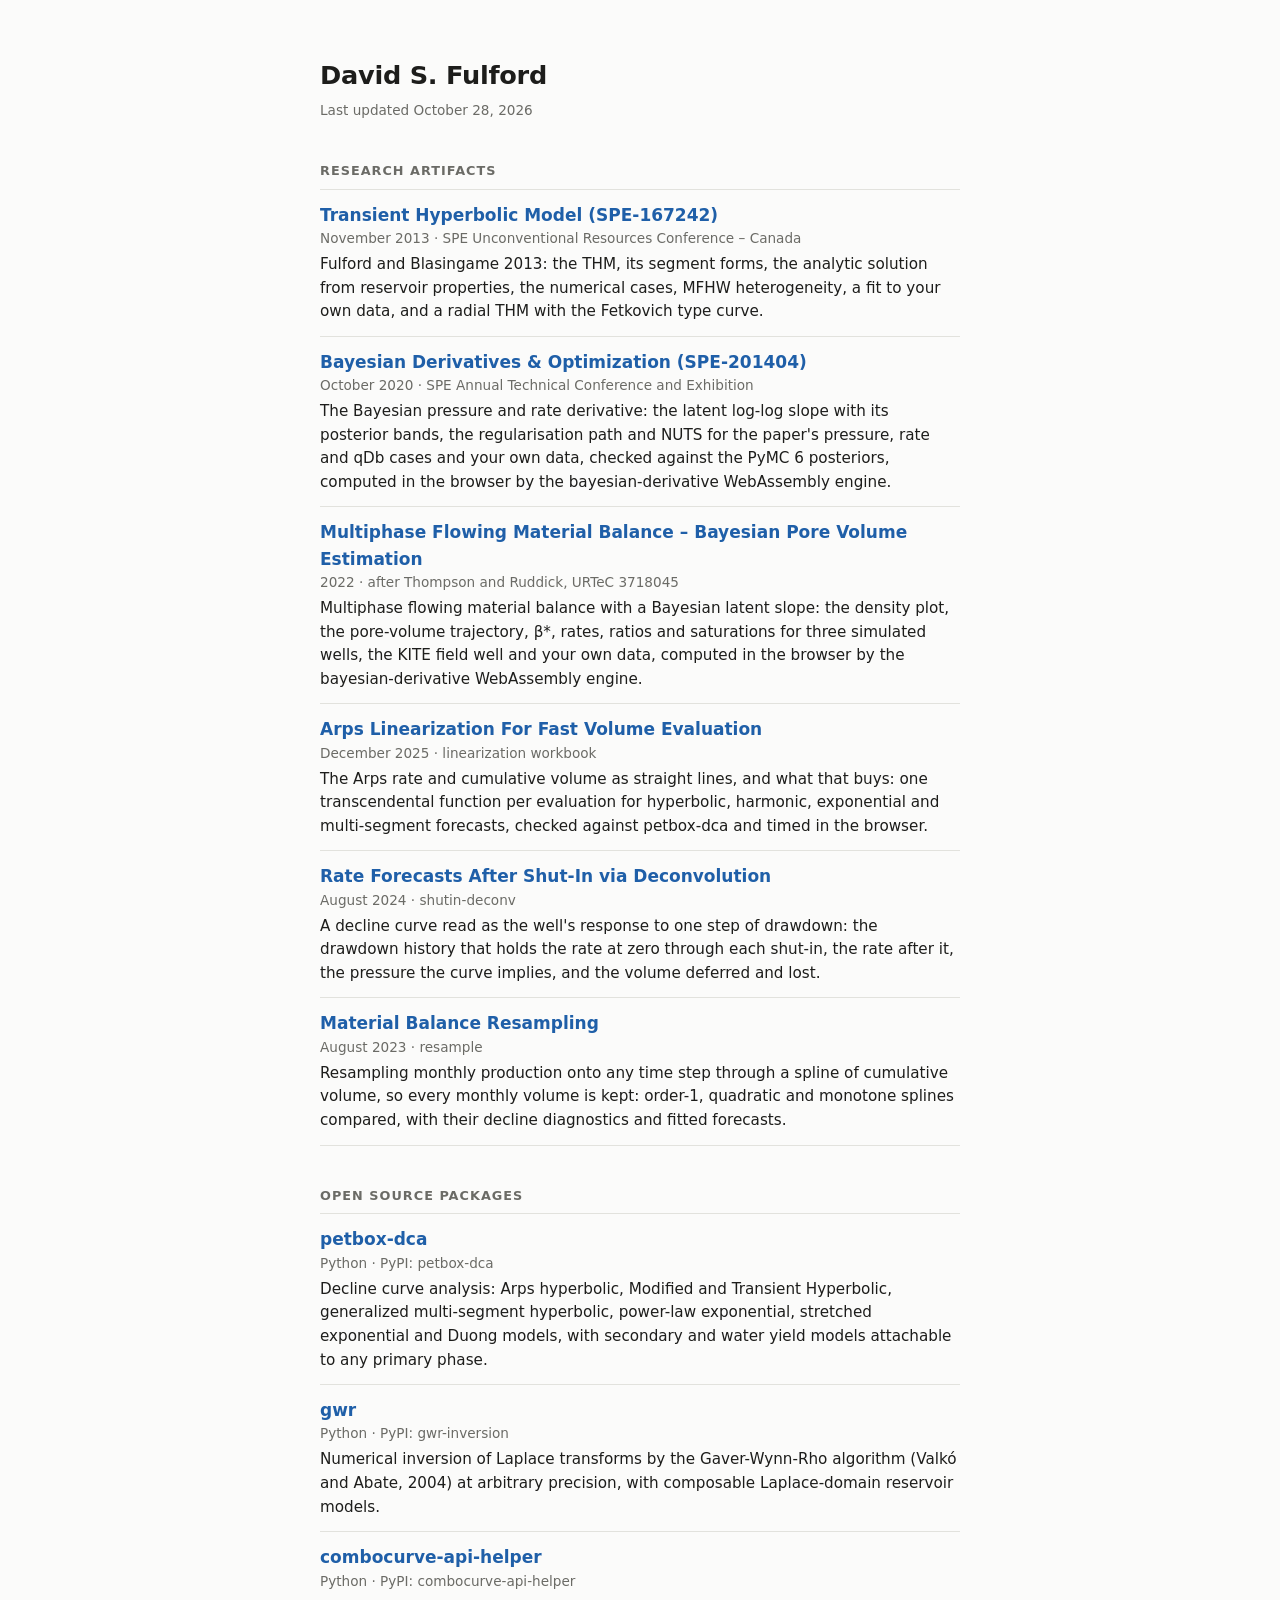
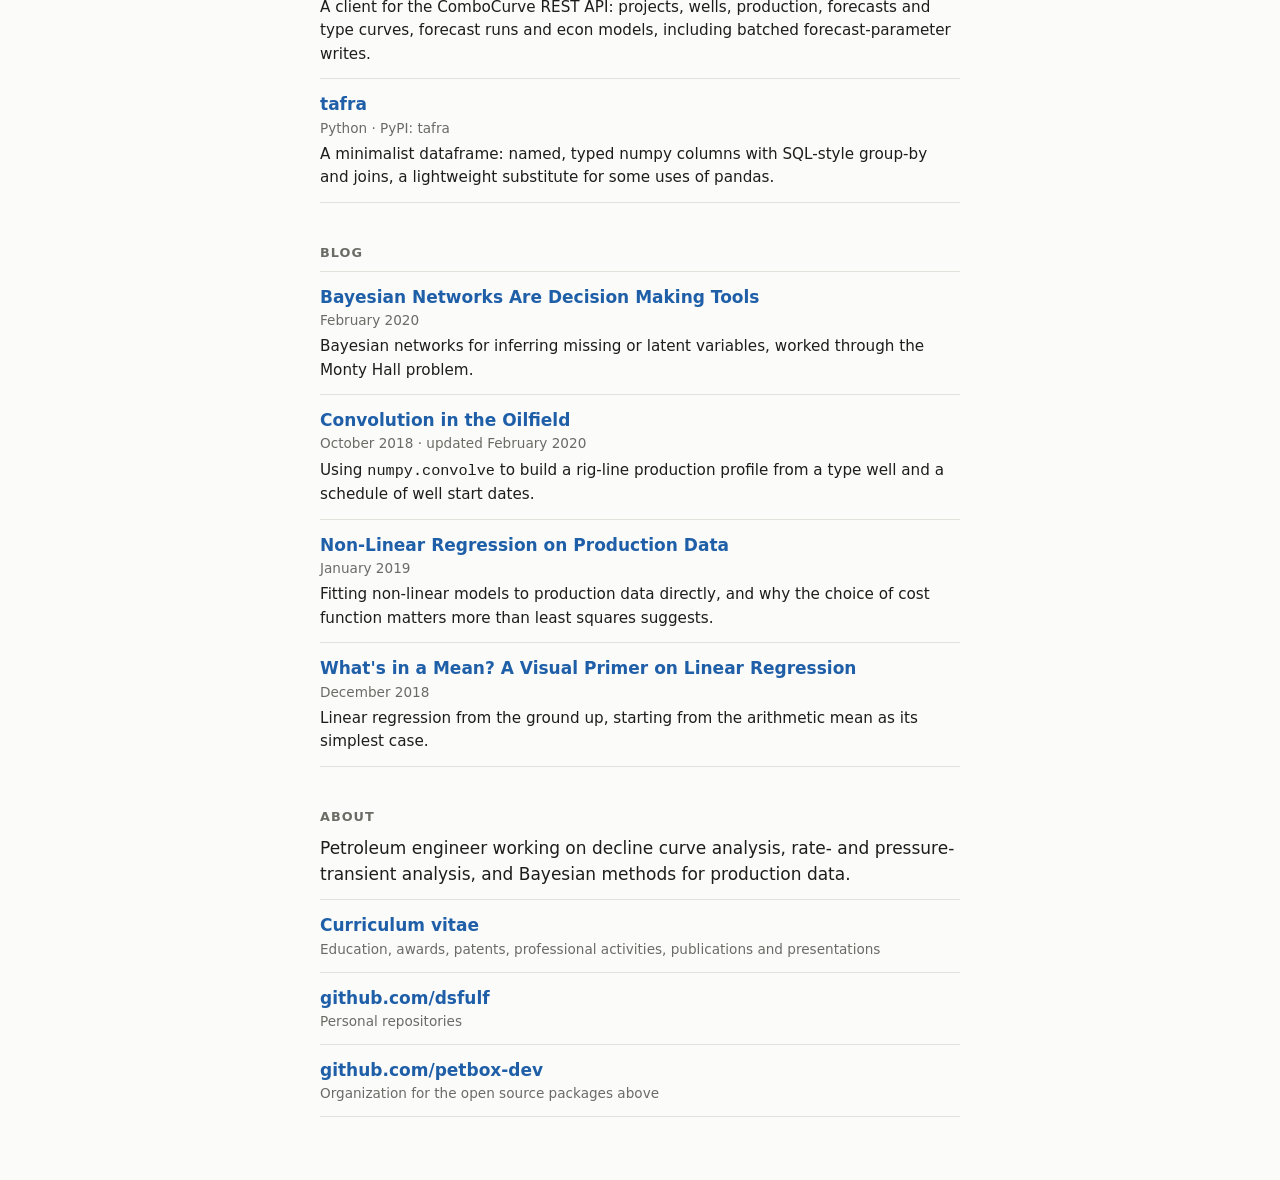
<file: index.html>
<!doctype html>
<html lang="en">
<head>
<meta charset="utf-8">
<meta name="viewport" content="width=device-width, initial-scale=1">
<title>David S. Fulford</title>
<meta name="description" content="Research artifacts and blog posts by David S. Fulford.">
<link rel="stylesheet" href="style.css">
</head>
<body>
<main>
  <h1>David S. Fulford</h1>
  <p class="updated">Last updated <time datetime="2026-10-28">October 28, 2026</time></p>

  <h2><a href="/research-artifacts/">Research artifacts</a></h2>
  <ul>
    <li>
      <a class="title" href="/research-artifacts/spe-167242.html">Transient Hyperbolic Model (SPE-167242)</a>
      <span class="date">November 2013 · SPE Unconventional Resources Conference – Canada</span>
      <p class="desc">Fulford and Blasingame 2013: the THM, its segment forms, the analytic solution from reservoir
        properties, the numerical cases, MFHW heterogeneity, a fit to your own data, and a radial THM with the
        Fetkovich type curve.</p>
    </li>
    <li>
      <a class="title" href="/research-artifacts/spe-201404.html">Bayesian Derivatives &amp; Optimization (SPE-201404)</a>
      <span class="date">October 2020 · SPE Annual Technical Conference and Exhibition</span>
      <p class="desc">The Bayesian pressure and rate derivative: the latent log-log slope with its posterior bands,
        the regularisation path and NUTS for the paper's pressure, rate and qDb cases and your own data, checked
        against the PyMC 6 posteriors, computed in the browser by the bayesian-derivative WebAssembly engine.</p>
    </li>
    <li>
      <a class="title" href="/research-artifacts/mfmb-latent-slope.html">Multiphase Flowing Material Balance – Bayesian Pore Volume Estimation</a>
      <span class="date">2022 · after Thompson and Ruddick, URTeC 3718045</span>
      <p class="desc">Multiphase flowing material balance with a Bayesian latent slope: the density plot, the
        pore-volume trajectory, β*, rates, ratios and saturations for three simulated wells, the KITE field well and
        your own data, computed in the browser by the bayesian-derivative WebAssembly engine.</p>
    </li>
    <li>
      <a class="title" href="/research-artifacts/arps-linearization.html">Arps Linearization For Fast Volume Evaluation</a>
      <span class="date">December 2025 · linearization workbook</span>
      <p class="desc">The Arps rate and cumulative volume as straight lines, and what that buys: one transcendental
        function per evaluation for hyperbolic, harmonic, exponential and multi-segment forecasts, checked against
        petbox-dca and timed in the browser.</p>
    </li>
    <li>
      <a class="title" href="/research-artifacts/shutin-deconv.html">Rate Forecasts After Shut-In via Deconvolution</a>
      <span class="date">August 2024 · shutin-deconv</span>
      <p class="desc">A decline curve read as the well's response to one step of drawdown: the drawdown history that
        holds the rate at zero through each shut-in, the rate after it, the pressure the curve implies, and the volume
        deferred and lost.</p>
    </li>
    <li>
      <a class="title" href="/research-artifacts/resample.html">Material Balance Resampling</a>
      <span class="date">August 2023 · resample</span>
      <p class="desc">Resampling monthly production onto any time step through a spline of cumulative volume, so every
        monthly volume is kept: order-1, quadratic and monotone splines compared, with their decline diagnostics and
        fitted forecasts.</p>
    </li>
  </ul>

  <h2>Open source packages</h2>
  <ul>
    <li>
      <a class="title" href="https://github.com/petbox-dev/dca">petbox-dca</a>
      <span class="date">Python · PyPI: petbox-dca</span>
      <p class="desc">Decline curve analysis: Arps hyperbolic, Modified and Transient Hyperbolic, generalized
        multi-segment hyperbolic, power-law exponential, stretched exponential and Duong models, with secondary and
        water yield models attachable to any primary phase.</p>
    </li>
    <li>
      <a class="title" href="https://github.com/petbox-dev/gwr">gwr</a>
      <span class="date">Python · PyPI: gwr-inversion</span>
      <p class="desc">Numerical inversion of Laplace transforms by the Gaver-Wynn-Rho algorithm (Valkó and Abate,
        2004) at arbitrary precision, with composable Laplace-domain reservoir models.</p>
    </li>
    <li>
      <a class="title" href="https://github.com/petbox-dev/combocurve-api-helper">combocurve-api-helper</a>
      <span class="date">Python · PyPI: combocurve-api-helper</span>
      <p class="desc">A client for the ComboCurve REST API: projects, wells, production, forecasts and type curves,
        forecast runs and econ models, including batched forecast-parameter writes.</p>
    </li>
    <li>
      <a class="title" href="https://github.com/petbox-dev/tafra">tafra</a>
      <span class="date">Python · PyPI: tafra</span>
      <p class="desc">A minimalist dataframe: named, typed numpy columns with SQL-style group-by and joins, a
        lightweight substitute for some uses of pandas.</p>
    </li>
  </ul>

  <h2>Blog</h2>
  <ul>
    <li>
      <a class="title" href="/blog/bn_montyhall/bn_montyhall.html">Bayesian Networks Are Decision Making Tools</a>
      <span class="date">February 2020</span>
      <p class="desc">Bayesian networks for inferring missing or latent variables, worked through the Monty Hall
        problem.</p>
    </li>
    <li>
      <a class="title" href="/blog/conv/conv.html">Convolution in the Oilfield</a>
      <span class="date">October 2018 · updated February 2020</span>
      <p class="desc">Using <code>numpy.convolve</code> to build a rig-line production profile from a type well
        and a schedule of well start dates.</p>
    </li>
    <li>
      <a class="title" href="/blog/nonlin_reg/nonlin_reg.html">Non-Linear Regression on Production Data</a>
      <span class="date">January 2019</span>
      <p class="desc">Fitting non-linear models to production data directly, and why the choice of cost function
        matters more than least squares suggests.</p>
    </li>
    <li>
      <a class="title" href="/blog/lin_reg/lin_reg.html">What's in a Mean? A Visual Primer on Linear Regression</a>
      <span class="date">December 2018</span>
      <p class="desc">Linear regression from the ground up, starting from the arithmetic mean as its simplest
        case.</p>
    </li>
  </ul>

  <h2>About</h2>
  <div class="about">
    <p>Petroleum engineer working on decline curve analysis, rate- and pressure-transient analysis, and Bayesian
      methods for production data.</p>
    <ul>
      <li><a class="title" href="/cv.html">Curriculum vitae</a>
        <span class="date">Education, awards, patents, professional activities, publications and presentations</span></li>
      <li><a class="title" href="https://github.com/dsfulf">github.com/dsfulf</a>
        <span class="date">Personal repositories</span></li>
      <li><a class="title" href="https://github.com/petbox-dev">github.com/petbox-dev</a>
        <span class="date">Organization for the open source packages above</span></li>
    </ul>
  </div>
</main>
</body>
</html>
</file>
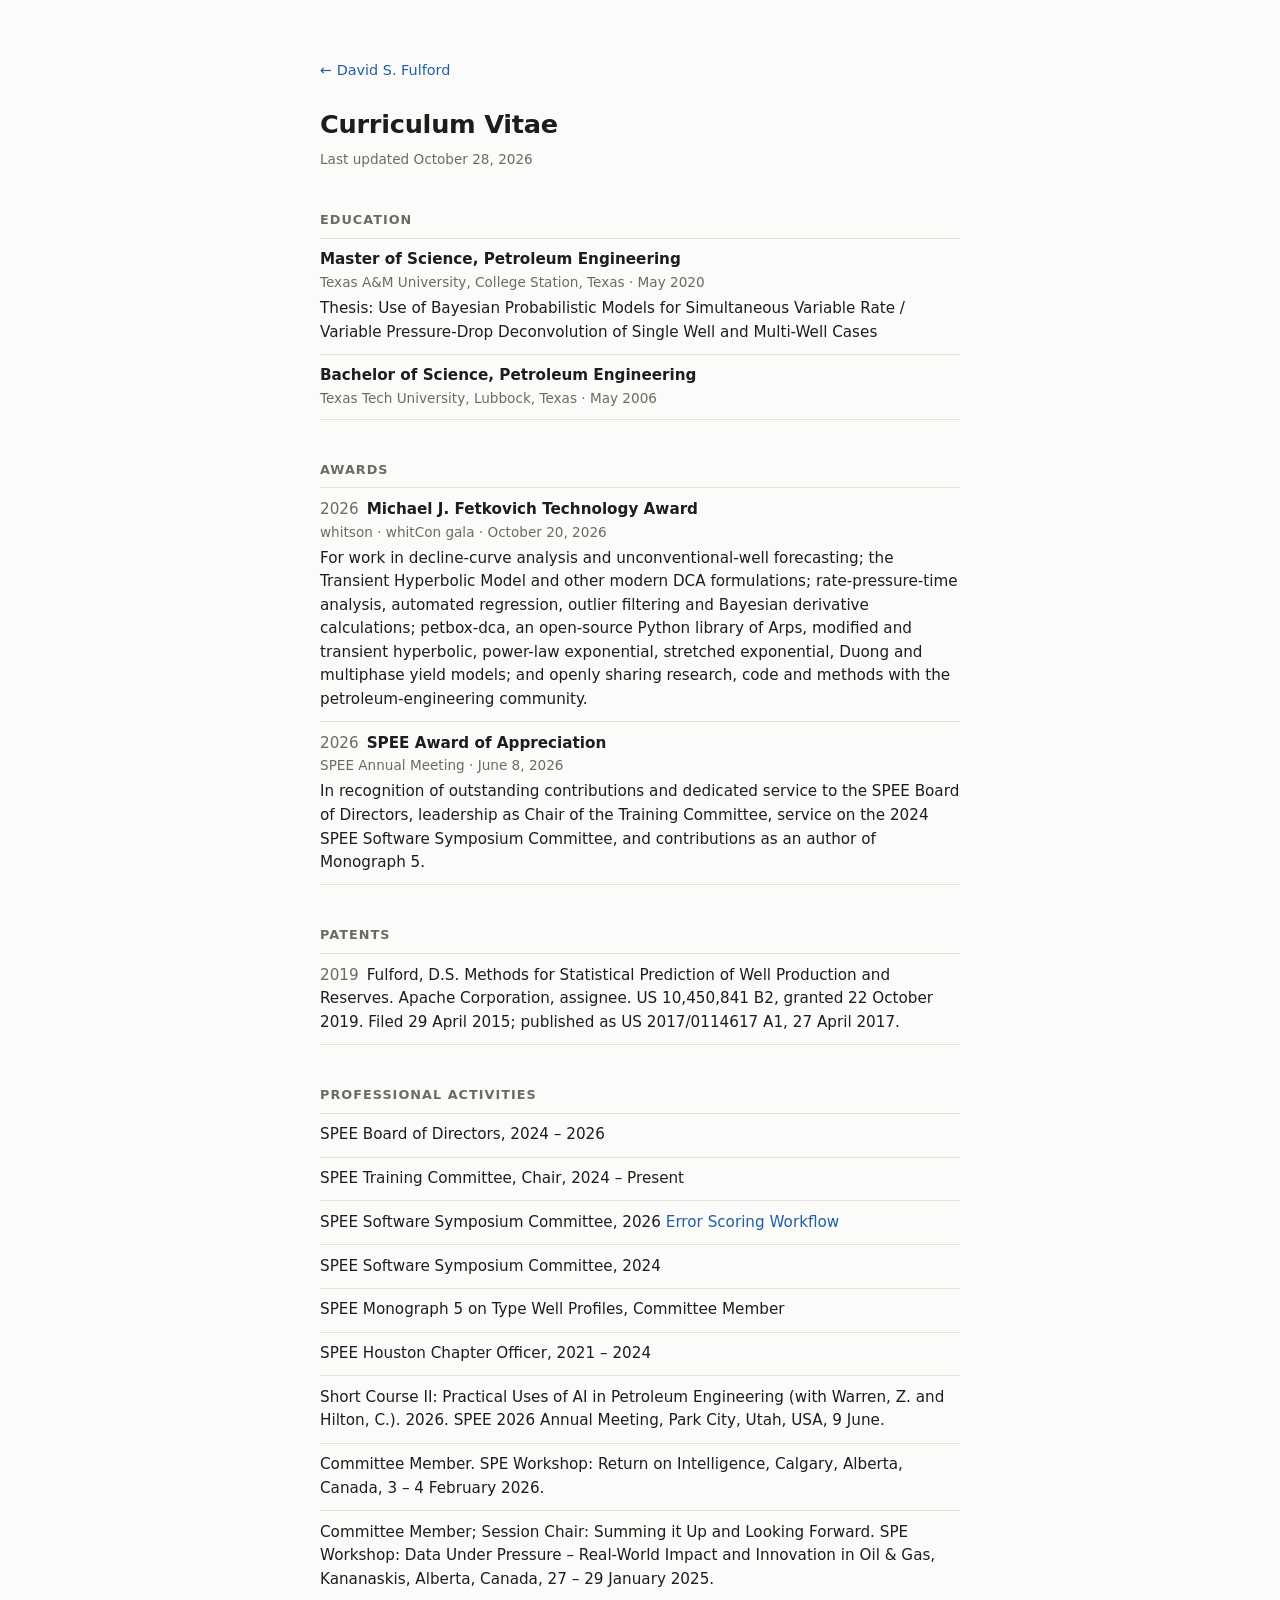
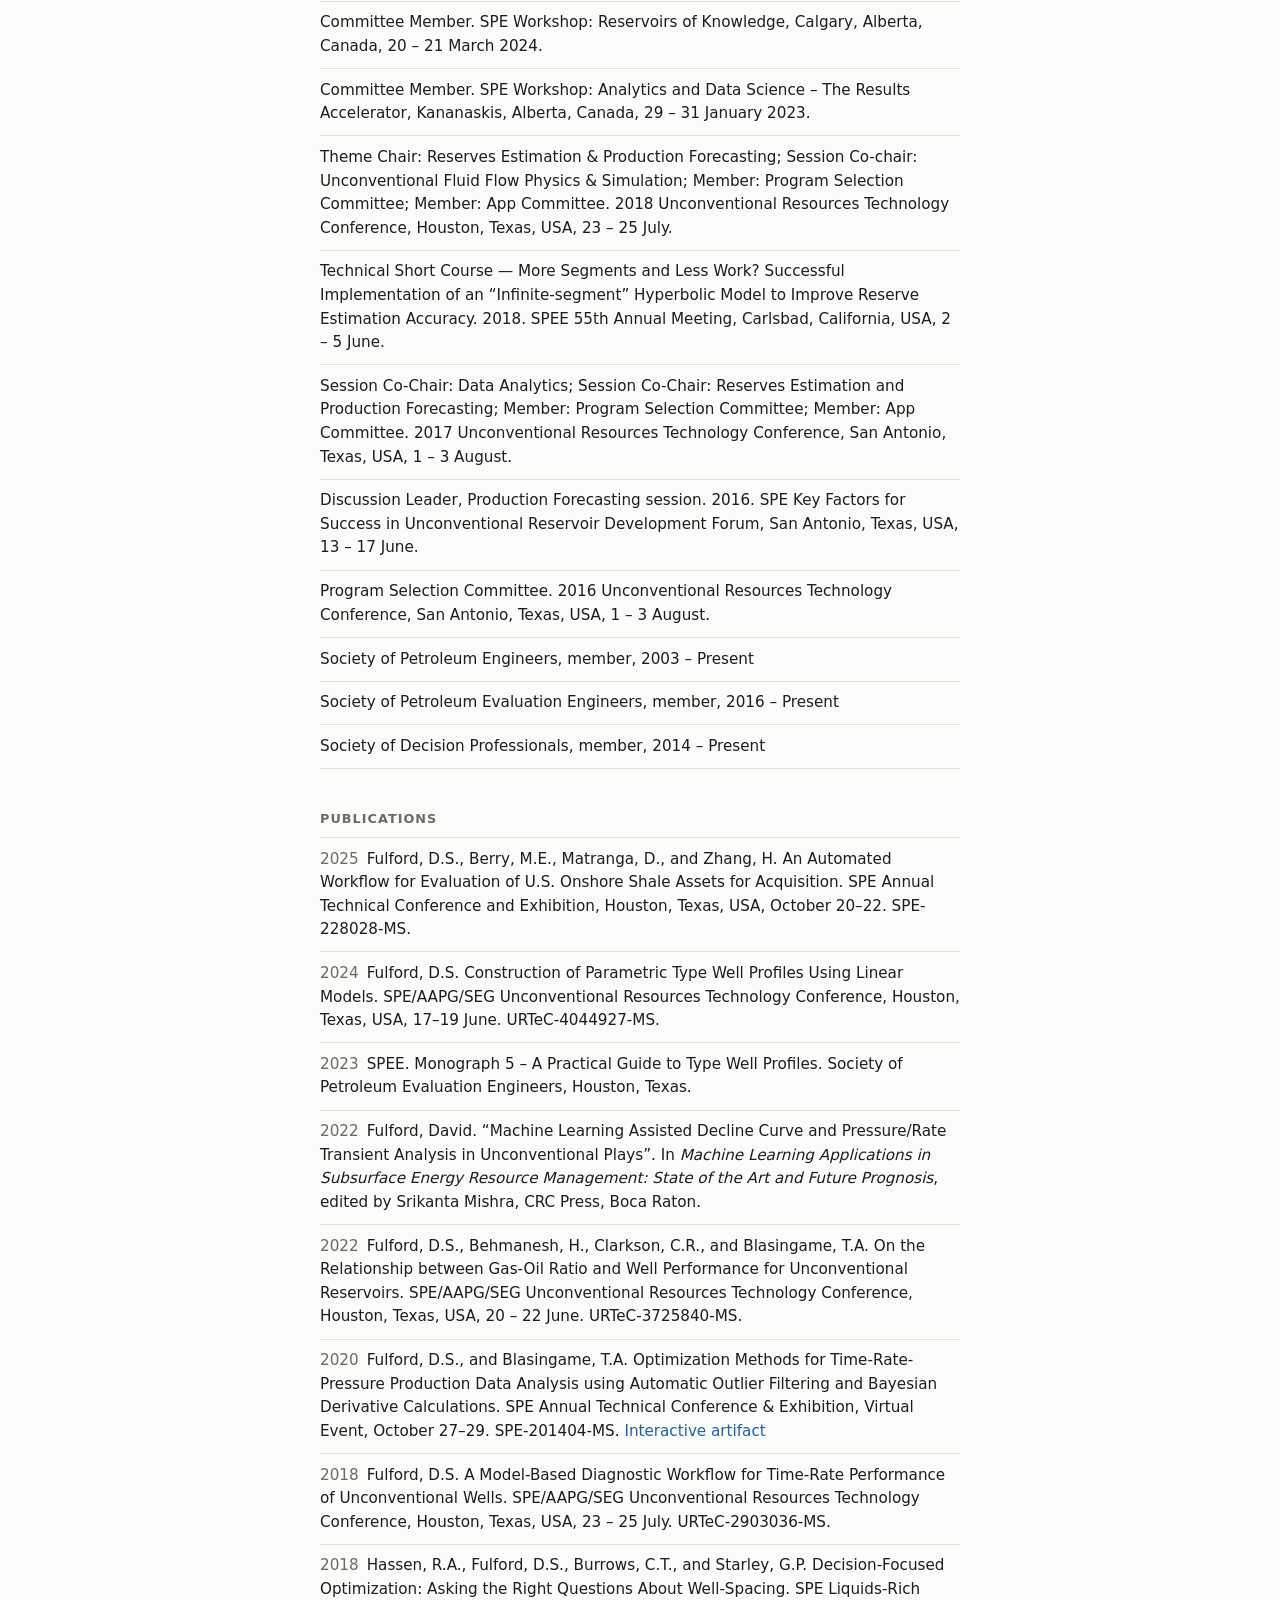
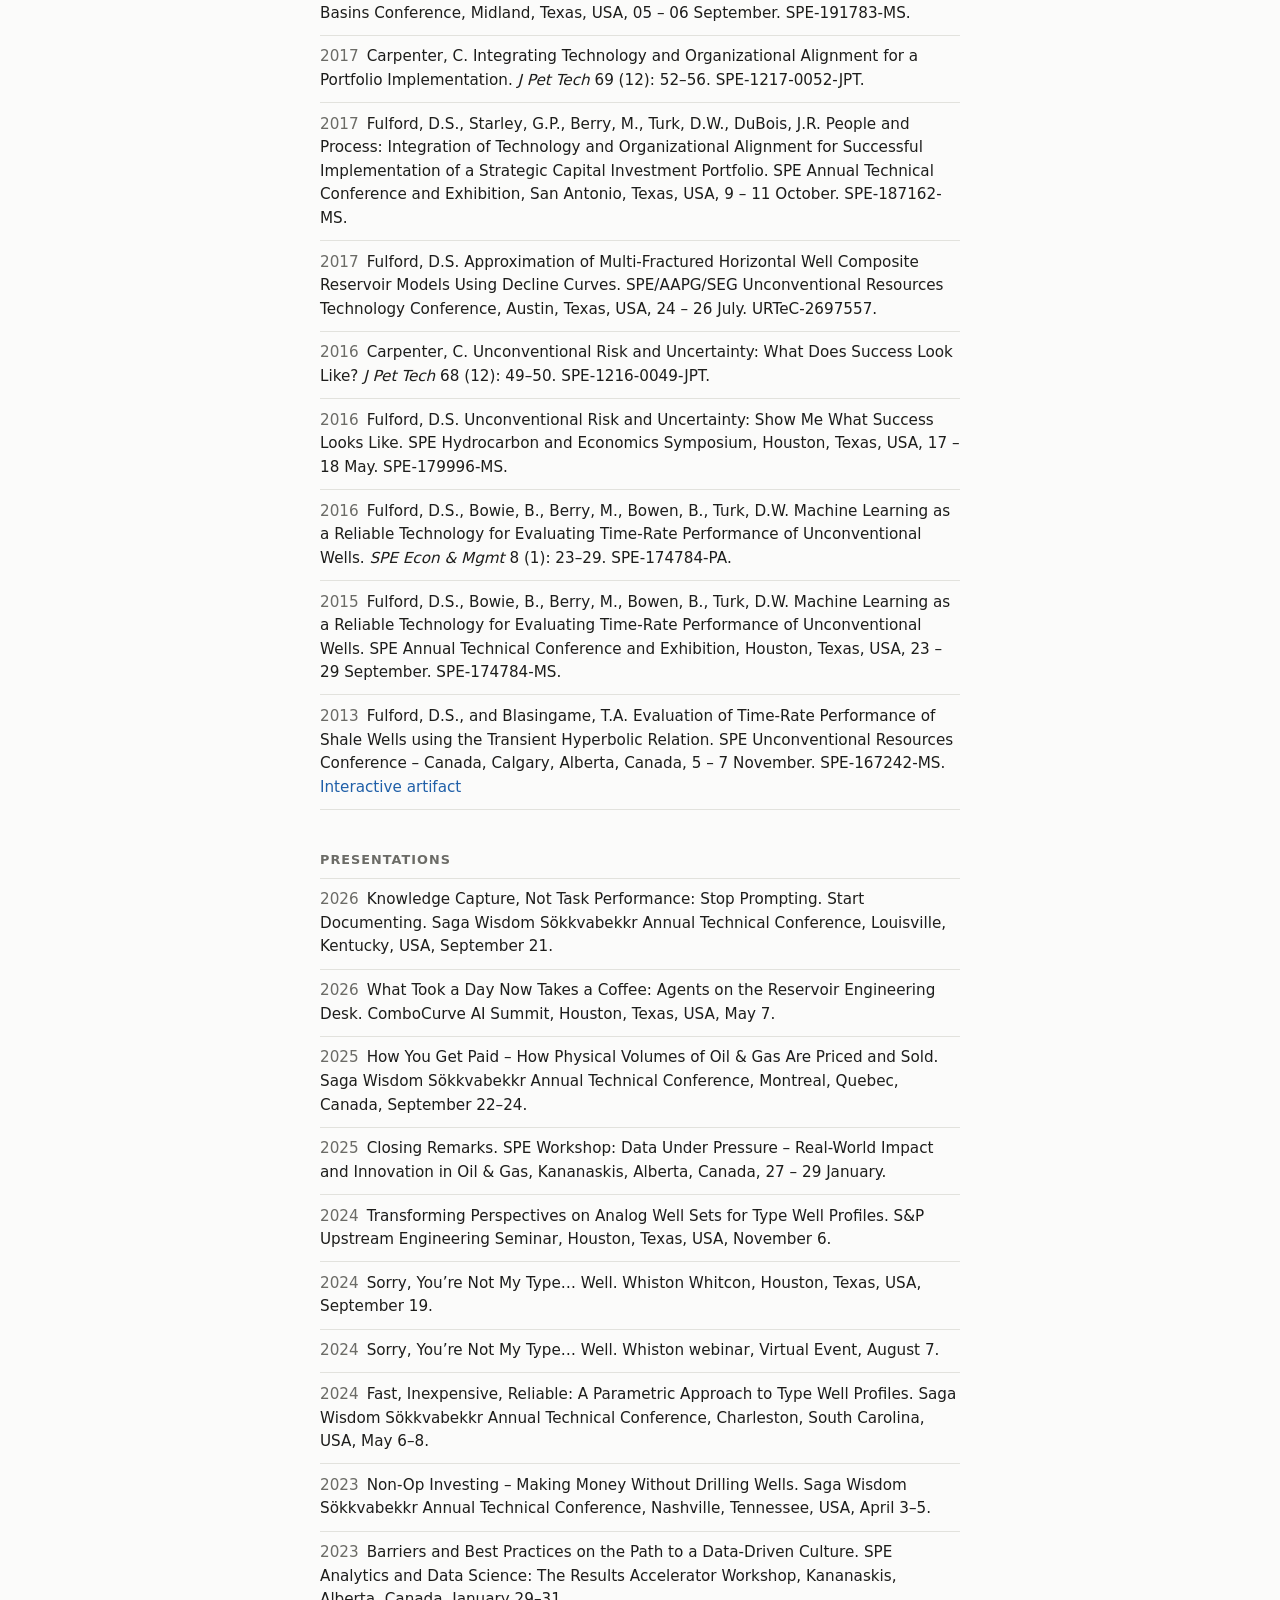
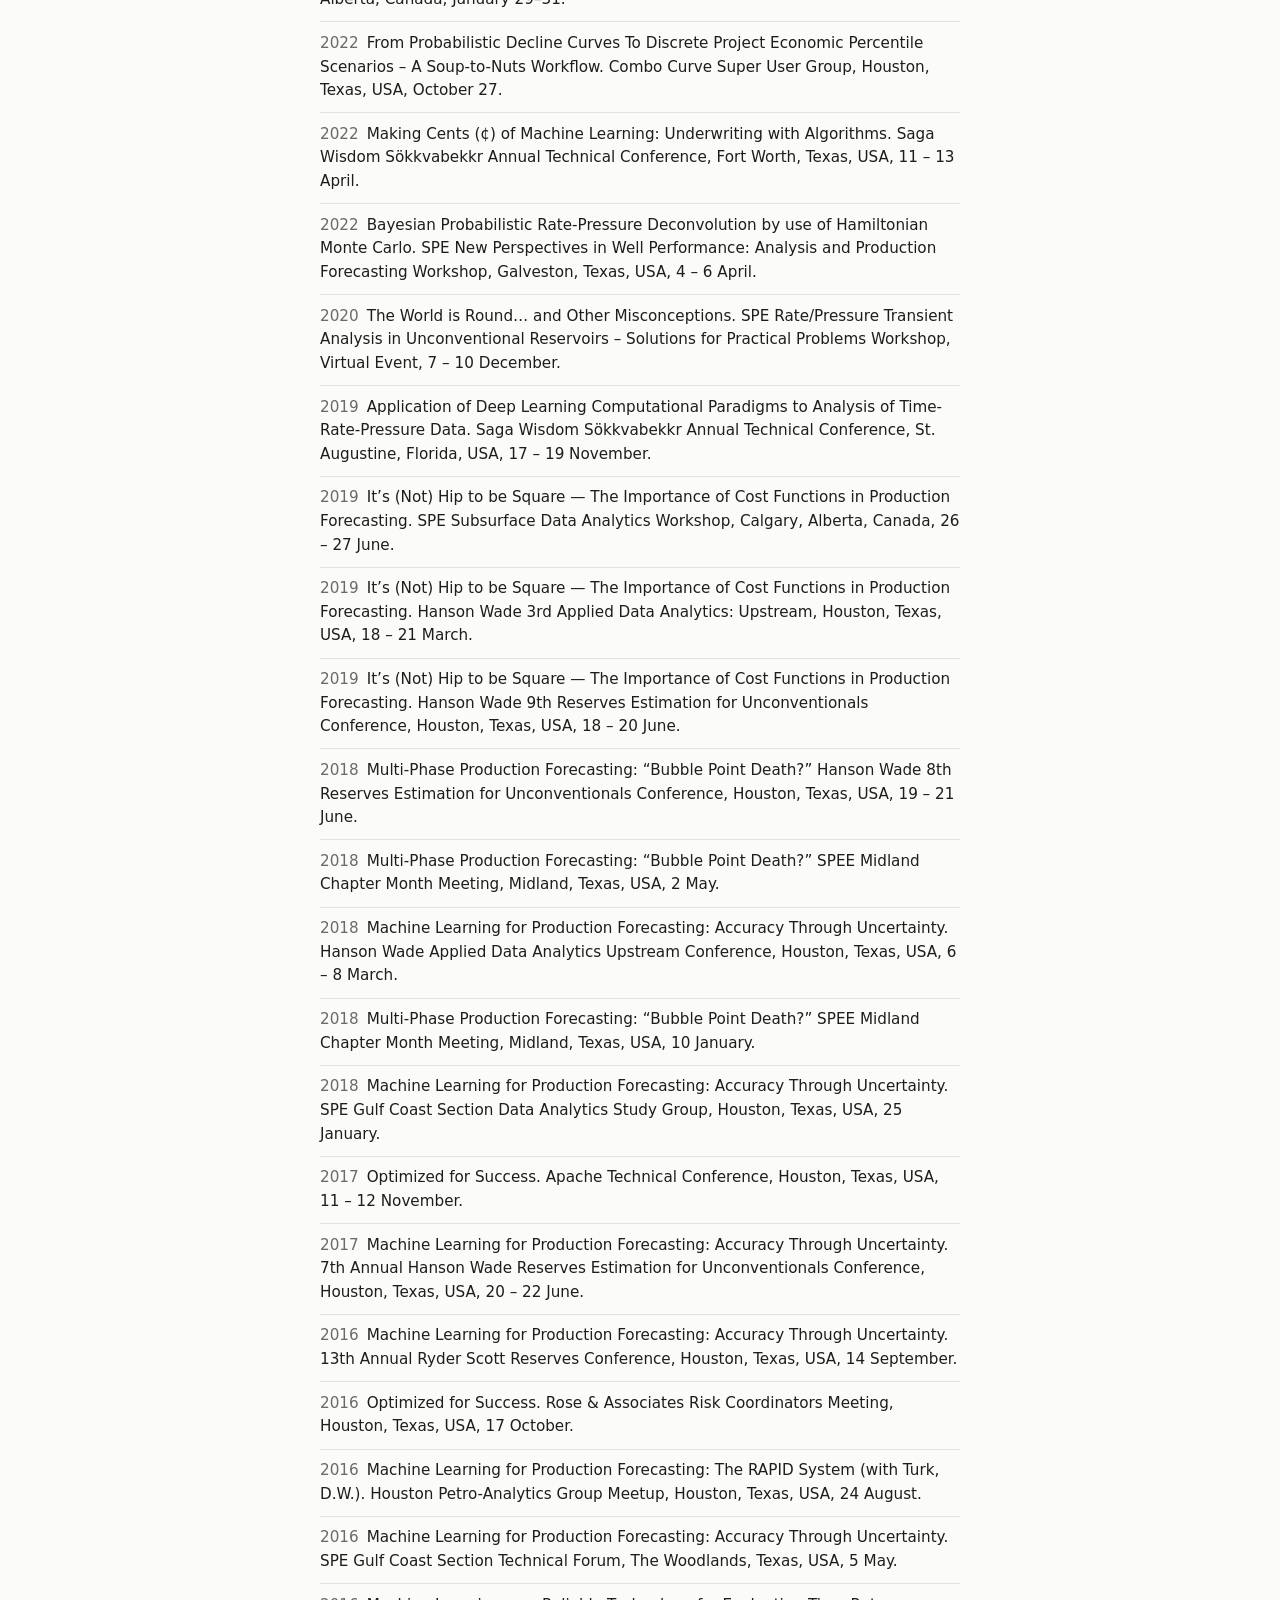
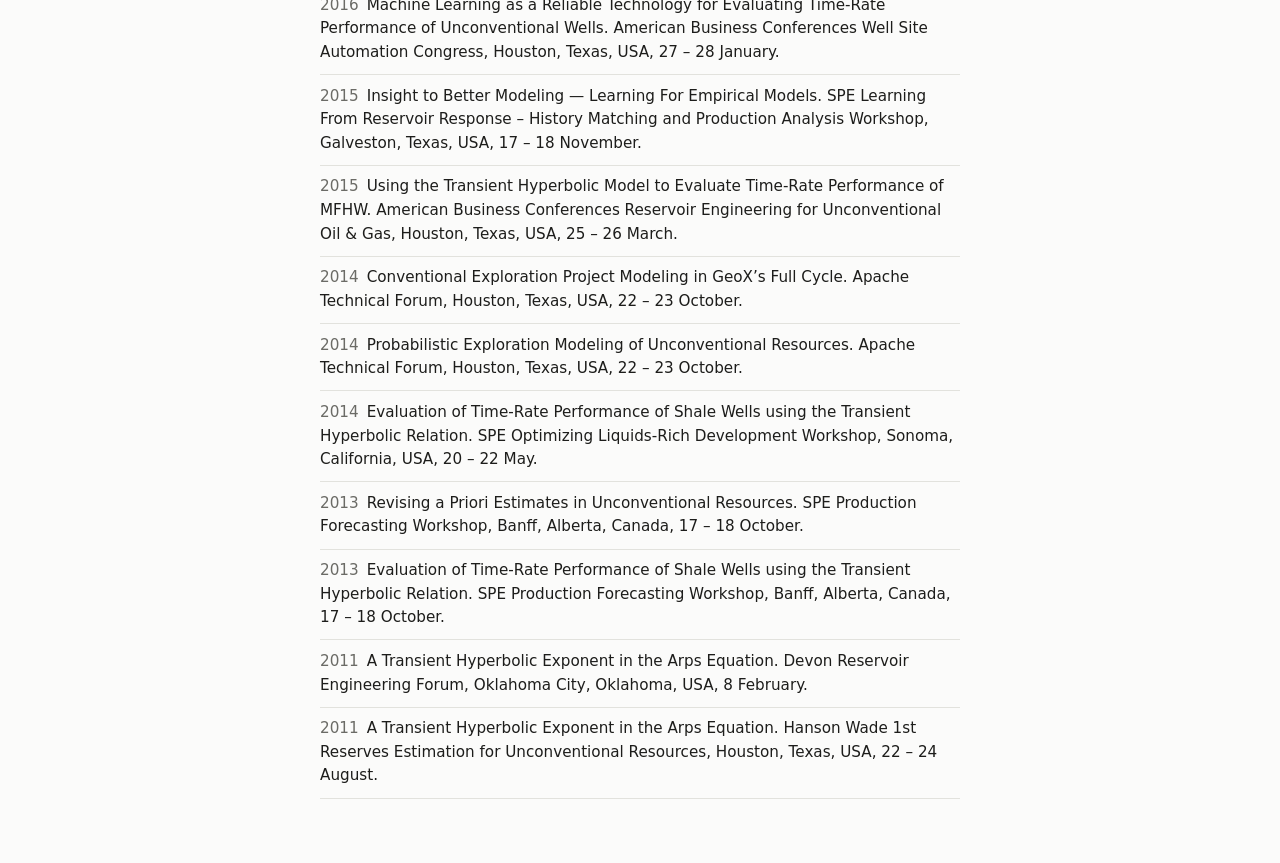
<file: cv.html>
<!doctype html>
<html lang="en">
<head>
<meta charset="utf-8">
<meta name="viewport" content="width=device-width, initial-scale=1">
<title>David S. Fulford – CV</title>
<meta name="description" content="Curriculum vitae of David S. Fulford: education, awards, patents, professional activities, publications and presentations.">
<link rel="stylesheet" href="style.css">
</head>
<body>
<main class="cv">
  <a class="back" href="./">← David S. Fulford</a>
  <h1>Curriculum Vitae</h1>
  <p class="updated">Last updated <time datetime="2026-10-28">October 28, 2026</time></p>

  <h2>Education</h2>
  <ul>
    <li>
      <span class="title">Master of Science, Petroleum Engineering</span>
      <span class="date">Texas A&amp;M University, College Station, Texas · May 2020</span>
      <p class="desc">Thesis: Use of Bayesian Probabilistic Models for Simultaneous Variable Rate / Variable
        Pressure-Drop Deconvolution of Single Well and Multi-Well Cases</p>
    </li>
    <li>
      <span class="title">Bachelor of Science, Petroleum Engineering</span>
      <span class="date">Texas Tech University, Lubbock, Texas · May 2006</span>
    </li>
  </ul>

  <h2>Awards</h2>
  <ul>
    <li><span class="year">2026</span><span class="title">Michael J. Fetkovich Technology Award</span>
      <span class="date">whitson · whitCon gala · October 20, 2026</span>
      <p class="desc">For work in decline-curve analysis and unconventional-well forecasting; the Transient
        Hyperbolic Model and other modern DCA formulations; rate-pressure-time analysis, automated regression,
        outlier filtering and Bayesian derivative calculations; petbox-dca, an open-source Python library of Arps,
        modified and transient hyperbolic, power-law exponential, stretched exponential, Duong and multiphase yield
        models; and openly sharing research, code and methods with the petroleum-engineering community.</p></li>
    <li><span class="year">2026</span><span class="title">SPEE Award of Appreciation</span>
      <span class="date">SPEE Annual Meeting · June 8, 2026</span>
      <p class="desc">In recognition of outstanding contributions and dedicated service to the SPEE Board of
        Directors, leadership as Chair of the Training Committee, service on the 2024 SPEE Software Symposium
        Committee, and contributions as an author of Monograph 5.</p></li>
  </ul>

  <h2>Patents</h2>
  <ul>
    <li><span class="year">2019</span>Fulford, D.S. Methods for Statistical Prediction of Well Production and
      Reserves. Apache Corporation, assignee. US 10,450,841 B2, granted 22 October 2019. Filed 29 April 2015;
      published as US 2017/0114617 A1, 27 April 2017.</li>
  </ul>

  <h2>Professional activities</h2>
  <ul>
    <li>SPEE Board of Directors, 2024 – 2026</li>
    <li>SPEE Training Committee, Chair, 2024 – Present</li>
    <li>SPEE Software Symposium Committee, 2026
      <a href="/spee-bakeoff-artifacts/log-error-anatomy.html">Error Scoring Workflow</a></li>
    <li>SPEE Software Symposium Committee, 2024</li>
    <li>SPEE Monograph 5 on Type Well Profiles, Committee Member</li>
    <li>SPEE Houston Chapter Officer, 2021 – 2024</li>
    <li>Short Course II: Practical Uses of AI in Petroleum Engineering (with Warren, Z. and Hilton, C.). 2026. SPEE
      2026 Annual Meeting, Park City, Utah, USA, 9 June.</li>
    <li>Committee Member. SPE Workshop: Return on Intelligence, Calgary, Alberta, Canada, 3 – 4 February 2026.</li>
    <li>Committee Member; Session Chair: Summing it Up and Looking Forward. SPE Workshop: Data Under Pressure –
      Real-World Impact and Innovation in Oil &amp; Gas, Kananaskis, Alberta, Canada, 27 – 29 January 2025.</li>
    <li>Committee Member. SPE Workshop: Reservoirs of Knowledge, Calgary, Alberta, Canada, 20 – 21 March 2024.</li>
    <li>Committee Member. SPE Workshop: Analytics and Data Science – The Results Accelerator, Kananaskis, Alberta,
      Canada, 29 – 31 January 2023.</li>
    <li>Theme Chair: Reserves Estimation &amp; Production Forecasting; Session Co-chair: Unconventional Fluid Flow
      Physics &amp; Simulation; Member: Program Selection Committee; Member: App Committee. 2018 Unconventional
      Resources Technology Conference, Houston, Texas, USA, 23 – 25 July.</li>
    <li>Technical Short Course — More Segments and Less Work? Successful Implementation of an
      “Infinite-segment” Hyperbolic Model to Improve Reserve Estimation Accuracy. 2018. SPEE 55th Annual Meeting,
      Carlsbad, California, USA, 2 – 5 June.</li>
    <li>Session Co-Chair: Data Analytics; Session Co-Chair: Reserves Estimation and Production Forecasting; Member:
      Program Selection Committee; Member: App Committee. 2017 Unconventional Resources Technology Conference, San
      Antonio, Texas, USA, 1 – 3 August.</li>
    <li>Discussion Leader, Production Forecasting session. 2016. SPE Key Factors for Success in Unconventional
      Reservoir Development Forum, San Antonio, Texas, USA, 13 – 17 June.</li>
    <li>Program Selection Committee. 2016 Unconventional Resources Technology Conference, San Antonio, Texas, USA,
      1 – 3 August.</li>
    <li>Society of Petroleum Engineers, member, 2003 – Present</li>
    <li>Society of Petroleum Evaluation Engineers, member, 2016 – Present</li>
    <li>Society of Decision Professionals, member, 2014 – Present</li>
  </ul>

  <h2>Publications</h2>
  <ul>
    <li><span class="year">2025</span>Fulford, D.S., Berry, M.E., Matranga, D., and Zhang, H. An Automated
      Workflow for Evaluation of U.S. Onshore Shale Assets for Acquisition. SPE Annual Technical Conference and
      Exhibition, Houston, Texas, USA, October 20–22. SPE-228028-MS.</li>
    <li><span class="year">2024</span>Fulford, D.S. Construction of Parametric Type Well Profiles Using Linear
      Models. SPE/AAPG/SEG Unconventional Resources Technology Conference, Houston, Texas, USA, 17–19 June.
      URTeC-4044927-MS.</li>
    <li><span class="year">2023</span>SPEE. Monograph 5 – A Practical Guide to Type Well Profiles. Society of
      Petroleum Evaluation Engineers, Houston, Texas.</li>
    <li><span class="year">2022</span>Fulford, David. “Machine Learning Assisted Decline Curve and Pressure/Rate
      Transient Analysis in Unconventional Plays”. In <i>Machine Learning Applications in Subsurface Energy
      Resource Management: State of the Art and Future Prognosis</i>, edited by Srikanta Mishra, CRC Press, Boca
      Raton.</li>
    <li><span class="year">2022</span>Fulford, D.S., Behmanesh, H., Clarkson, C.R., and Blasingame, T.A. On the
      Relationship between Gas-Oil Ratio and Well Performance for Unconventional Reservoirs. SPE/AAPG/SEG
      Unconventional Resources Technology Conference, Houston, Texas, USA, 20 – 22 June. URTeC-3725840-MS.</li>
    <li><span class="year">2020</span>Fulford, D.S., and Blasingame, T.A. Optimization Methods for
      Time-Rate-Pressure Production Data Analysis using Automatic Outlier Filtering and Bayesian Derivative
      Calculations. SPE Annual Technical Conference &amp; Exhibition, Virtual Event, October 27–29. SPE-201404-MS.
      <a href="/research-artifacts/spe-201404.html">Interactive artifact</a></li>
    <li><span class="year">2018</span>Fulford, D.S. A Model-Based Diagnostic Workflow for Time-Rate Performance
      of Unconventional Wells. SPE/AAPG/SEG Unconventional Resources Technology Conference, Houston, Texas, USA,
      23 – 25 July. URTeC-2903036-MS.</li>
    <li><span class="year">2018</span>Hassen, R.A., Fulford, D.S., Burrows, C.T., and Starley, G.P.
      Decision-Focused Optimization: Asking the Right Questions About Well-Spacing. SPE Liquids-Rich Basins
      Conference, Midland, Texas, USA, 05 – 06 September. SPE-191783-MS.</li>
    <li><span class="year">2017</span>Carpenter, C. Integrating Technology and Organizational Alignment for a
      Portfolio Implementation. <i>J Pet Tech</i> 69 (12): 52–56. SPE-1217-0052-JPT.</li>
    <li><span class="year">2017</span>Fulford, D.S., Starley, G.P., Berry, M., Turk, D.W., DuBois, J.R. People and
      Process: Integration of Technology and Organizational Alignment for Successful Implementation of a Strategic
      Capital Investment Portfolio. SPE Annual Technical Conference and Exhibition, San Antonio, Texas, USA,
      9 – 11 October. SPE-187162-MS.</li>
    <li><span class="year">2017</span>Fulford, D.S. Approximation of Multi-Fractured Horizontal Well Composite
      Reservoir Models Using Decline Curves. SPE/AAPG/SEG Unconventional Resources Technology Conference, Austin,
      Texas, USA, 24 – 26 July. URTeC-2697557.</li>
    <li><span class="year">2016</span>Carpenter, C. Unconventional Risk and Uncertainty: What Does Success Look
      Like? <i>J Pet Tech</i> 68 (12): 49–50. SPE-1216-0049-JPT.</li>
    <li><span class="year">2016</span>Fulford, D.S. Unconventional Risk and Uncertainty: Show Me What Success
      Looks Like. SPE Hydrocarbon and Economics Symposium, Houston, Texas, USA, 17 – 18 May. SPE-179996-MS.</li>
    <li><span class="year">2016</span>Fulford, D.S., Bowie, B., Berry, M., Bowen, B., Turk, D.W. Machine Learning
      as a Reliable Technology for Evaluating Time-Rate Performance of Unconventional Wells. <i>SPE Econ &amp;
      Mgmt</i> 8 (1): 23–29. SPE-174784-PA.</li>
    <li><span class="year">2015</span>Fulford, D.S., Bowie, B., Berry, M., Bowen, B., Turk, D.W. Machine Learning
      as a Reliable Technology for Evaluating Time-Rate Performance of Unconventional Wells. SPE Annual Technical
      Conference and Exhibition, Houston, Texas, USA, 23 – 29 September. SPE-174784-MS.</li>
    <li><span class="year">2013</span>Fulford, D.S., and Blasingame, T.A. Evaluation of Time-Rate Performance of
      Shale Wells using the Transient Hyperbolic Relation. SPE Unconventional Resources Conference – Canada,
      Calgary, Alberta, Canada, 5 – 7 November. SPE-167242-MS.
      <a href="/research-artifacts/spe-167242.html">Interactive artifact</a></li>
  </ul>

  <h2>Presentations</h2>
  <ul>
    <li><span class="year">2026</span>Knowledge Capture, Not Task Performance: Stop Prompting. Start Documenting.
      Saga Wisdom Sökkvabekkr Annual Technical Conference, Louisville, Kentucky, USA, September 21.</li>
    <li><span class="year">2026</span>What Took a Day Now Takes a Coffee: Agents on the Reservoir Engineering Desk.
      ComboCurve AI Summit, Houston, Texas, USA, May 7.</li>
    <li><span class="year">2025</span>How You Get Paid – How Physical Volumes of Oil &amp; Gas Are Priced and Sold.
      Saga Wisdom Sökkvabekkr Annual Technical Conference, Montreal, Quebec, Canada, September 22–24.</li>
    <li><span class="year">2025</span>Closing Remarks. SPE Workshop: Data Under Pressure – Real-World Impact and
      Innovation in Oil &amp; Gas, Kananaskis, Alberta, Canada, 27 – 29 January.</li>
    <li><span class="year">2024</span>Transforming Perspectives on Analog Well Sets for Type Well Profiles. S&amp;P
      Upstream Engineering Seminar, Houston, Texas, USA, November 6.</li>
    <li><span class="year">2024</span>Sorry, You’re Not My Type… Well. Whiston Whitcon, Houston, Texas, USA,
      September 19.</li>
    <li><span class="year">2024</span>Sorry, You’re Not My Type… Well. Whiston webinar, Virtual Event, August 7.</li>
    <li><span class="year">2024</span>Fast, Inexpensive, Reliable: A Parametric Approach to Type Well Profiles. Saga
      Wisdom Sökkvabekkr Annual Technical Conference, Charleston, South Carolina, USA, May 6–8.</li>
    <li><span class="year">2023</span>Non-Op Investing – Making Money Without Drilling Wells. Saga Wisdom
      Sökkvabekkr Annual Technical Conference, Nashville, Tennessee, USA, April 3–5.</li>
    <li><span class="year">2023</span>Barriers and Best Practices on the Path to a Data-Driven Culture. SPE
      Analytics and Data Science: The Results Accelerator Workshop, Kananaskis, Alberta, Canada, January 29–31.</li>
    <li><span class="year">2022</span>From Probabilistic Decline Curves To Discrete Project Economic Percentile
      Scenarios – A Soup-to-Nuts Workflow. Combo Curve Super User Group, Houston, Texas, USA, October 27.</li>
    <li><span class="year">2022</span>Making Cents (¢) of Machine Learning: Underwriting with Algorithms. Saga
      Wisdom Sökkvabekkr Annual Technical Conference, Fort Worth, Texas, USA, 11 – 13 April.</li>
    <li><span class="year">2022</span>Bayesian Probabilistic Rate-Pressure Deconvolution by use of Hamiltonian Monte
      Carlo. SPE New Perspectives in Well Performance: Analysis and Production Forecasting Workshop, Galveston,
      Texas, USA, 4 – 6 April.</li>
    <li><span class="year">2020</span>The World is Round… and Other Misconceptions. SPE Rate/Pressure Transient
      Analysis in Unconventional Reservoirs – Solutions for Practical Problems Workshop, Virtual Event,
      7 – 10 December.</li>
    <li><span class="year">2019</span>Application of Deep Learning Computational Paradigms to Analysis of
      Time-Rate-Pressure Data. Saga Wisdom Sökkvabekkr Annual Technical Conference, St. Augustine, Florida, USA,
      17 – 19 November.</li>
    <li><span class="year">2019</span>It’s (Not) Hip to be Square — The Importance of Cost Functions in Production
      Forecasting. SPE Subsurface Data Analytics Workshop, Calgary, Alberta, Canada, 26 – 27 June.</li>
    <li><span class="year">2019</span>It’s (Not) Hip to be Square — The Importance of Cost Functions in Production
      Forecasting. Hanson Wade 3rd Applied Data Analytics: Upstream, Houston, Texas, USA, 18 – 21 March.</li>
    <li><span class="year">2019</span>It’s (Not) Hip to be Square — The Importance of Cost Functions in Production
      Forecasting. Hanson Wade 9th Reserves Estimation for Unconventionals Conference, Houston, Texas, USA,
      18 – 20 June.</li>
    <li><span class="year">2018</span>Multi-Phase Production Forecasting: “Bubble Point Death?” Hanson Wade 8th
      Reserves Estimation for Unconventionals Conference, Houston, Texas, USA, 19 – 21 June.</li>
    <li><span class="year">2018</span>Multi-Phase Production Forecasting: “Bubble Point Death?” SPEE Midland Chapter
      Month Meeting, Midland, Texas, USA, 2 May.</li>
    <li><span class="year">2018</span>Machine Learning for Production Forecasting: Accuracy Through Uncertainty.
      Hanson Wade Applied Data Analytics Upstream Conference, Houston, Texas, USA, 6 – 8 March.</li>
    <li><span class="year">2018</span>Multi-Phase Production Forecasting: “Bubble Point Death?” SPEE Midland Chapter
      Month Meeting, Midland, Texas, USA, 10 January.</li>
    <li><span class="year">2018</span>Machine Learning for Production Forecasting: Accuracy Through Uncertainty. SPE
      Gulf Coast Section Data Analytics Study Group, Houston, Texas, USA, 25 January.</li>
    <li><span class="year">2017</span>Optimized for Success. Apache Technical Conference, Houston, Texas, USA,
      11 – 12 November.</li>
    <li><span class="year">2017</span>Machine Learning for Production Forecasting: Accuracy Through Uncertainty. 7th
      Annual Hanson Wade Reserves Estimation for Unconventionals Conference, Houston, Texas, USA, 20 – 22 June.</li>
    <li><span class="year">2016</span>Machine Learning for Production Forecasting: Accuracy Through Uncertainty. 13th
      Annual Ryder Scott Reserves Conference, Houston, Texas, USA, 14 September.</li>
    <li><span class="year">2016</span>Optimized for Success. Rose &amp; Associates Risk Coordinators Meeting, Houston,
      Texas, USA, 17 October.</li>
    <li><span class="year">2016</span>Machine Learning for Production Forecasting: The RAPID System (with Turk, D.W.).
      Houston Petro-Analytics Group Meetup, Houston, Texas, USA, 24 August.</li>
    <li><span class="year">2016</span>Machine Learning for Production Forecasting: Accuracy Through Uncertainty. SPE
      Gulf Coast Section Technical Forum, The Woodlands, Texas, USA, 5 May.</li>
    <li><span class="year">2016</span>Machine Learning as a Reliable Technology for Evaluating Time-Rate Performance
      of Unconventional Wells. American Business Conferences Well Site Automation Congress, Houston, Texas, USA,
      27 – 28 January.</li>
    <li><span class="year">2015</span>Insight to Better Modeling — Learning For Empirical Models. SPE Learning From
      Reservoir Response – History Matching and Production Analysis Workshop, Galveston, Texas, USA,
      17 – 18 November.</li>
    <li><span class="year">2015</span>Using the Transient Hyperbolic Model to Evaluate Time-Rate Performance of
      MFHW. American Business Conferences Reservoir Engineering for Unconventional Oil &amp; Gas, Houston, Texas,
      USA, 25 – 26 March.</li>
    <li><span class="year">2014</span>Conventional Exploration Project Modeling in GeoX’s Full Cycle. Apache
      Technical Forum, Houston, Texas, USA, 22 – 23 October.</li>
    <li><span class="year">2014</span>Probabilistic Exploration Modeling of Unconventional Resources. Apache
      Technical Forum, Houston, Texas, USA, 22 – 23 October.</li>
    <li><span class="year">2014</span>Evaluation of Time-Rate Performance of Shale Wells using the Transient
      Hyperbolic Relation. SPE Optimizing Liquids-Rich Development Workshop, Sonoma, California, USA,
      20 – 22 May.</li>
    <li><span class="year">2013</span>Revising a Priori Estimates in Unconventional Resources. SPE Production
      Forecasting Workshop, Banff, Alberta, Canada, 17 – 18 October.</li>
    <li><span class="year">2013</span>Evaluation of Time-Rate Performance of Shale Wells using the Transient
      Hyperbolic Relation. SPE Production Forecasting Workshop, Banff, Alberta, Canada, 17 – 18 October.</li>
    <li><span class="year">2011</span>A Transient Hyperbolic Exponent in the Arps Equation. Devon Reservoir
      Engineering Forum, Oklahoma City, Oklahoma, USA, 8 February.</li>
    <li><span class="year">2011</span>A Transient Hyperbolic Exponent in the Arps Equation. Hanson Wade 1st Reserves
      Estimation for Unconventional Resources, Houston, Texas, USA, 22 – 24 August.</li>
  </ul>
</main>
</body>
</html>
</file>
<file: style.css>
:root {
  --bg: #fbfbfa;
  --fg: #1d1d1b;
  --muted: #6b6b66;
  --rule: #e2e2dd;
  --link: #1f5fa8;
}
@media (prefers-color-scheme: dark) {
  :root {
    --bg: #161615;
    --fg: #e8e8e4;
    --muted: #9a9a94;
    --rule: #2e2e2b;
    --link: #7fb2ec;
  }
}
* { box-sizing: border-box; }
body {
  margin: 0;
  background: var(--bg);
  color: var(--fg);
  font: 17px/1.55 system-ui, -apple-system, "Segoe UI", sans-serif;
}
main { max-width: 42rem; margin: 0 auto; padding: 3.5rem 16px 4rem; }
h1 { font-size: 1.6rem; margin: 0; letter-spacing: -0.01em; }
.updated { margin: 0.25rem 0 2.5rem; color: var(--muted); font-size: 0.85rem; }
h2 {
  font-size: 0.8rem;
  font-weight: 600;
  text-transform: uppercase;
  letter-spacing: 0.08em;
  color: var(--muted);
  margin: 2.5rem 0 0.5rem;
}
h2 a { color: inherit; }
ul { list-style: none; margin: 0; padding: 0; }
li { padding: 0.75rem 0; border-top: 1px solid var(--rule); }
li:last-child { border-bottom: 1px solid var(--rule); }
a { color: var(--link); text-decoration: none; }
a:hover { text-decoration: underline; }
.title { font-weight: 600; }
.date { display: block; color: var(--muted); font-size: 0.85rem; }
.desc { margin: 0.25rem 0 0; font-size: 0.95rem; }
.about p { margin: 0 0 0.75rem; }
.back { display: inline-block; margin-bottom: 1.5rem; font-size: 0.9rem; }
.cv li { padding: 0.6rem 0; font-size: 0.95rem; }
.cv .year { color: var(--muted); font-variant-numeric: tabular-nums; margin-right: 0.5rem; }
</file>
